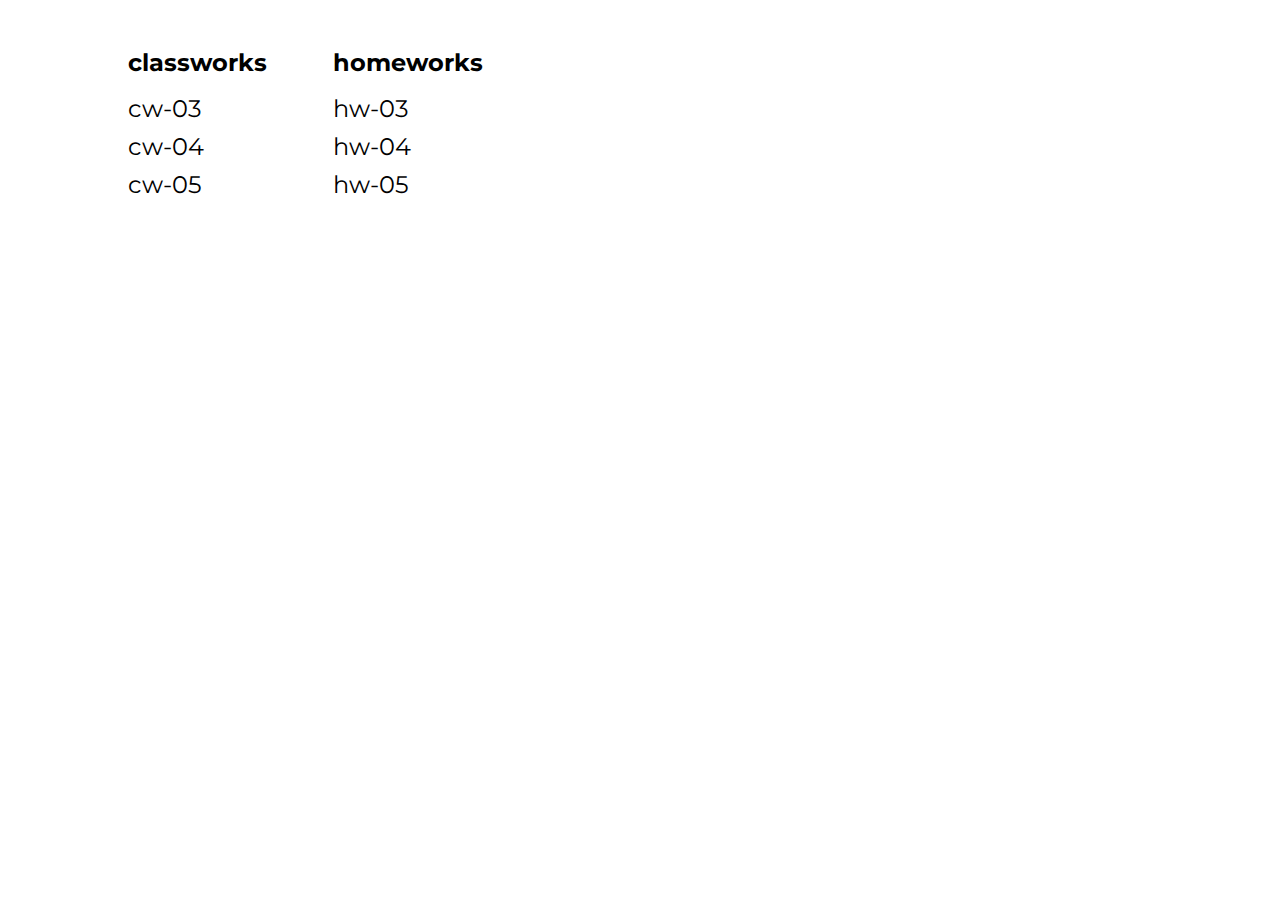
<file: index.html>
<!DOCTYPE html>
<html lang="en">
    <head>
        <meta charset="UTF-8" />
        <meta http-equiv="X-UA-Compatible" content="IE=edge" />
        <meta name="viewport" content="width=device-width, initial-scale=1.0" />
        <title>Frontend Free Course</title>
        <link rel="preconnect" href="https://fonts.googleapis.com" />
        <link rel="preconnect" href="https://fonts.gstatic.com" crossorigin />
        <link
            rel="stylesheet"
            href="https://fonts.googleapis.com/css2?family=Montserrat:wght@400;700;900&display=swap"
        />
        <link rel="stylesheet" href="./style/style.css" />
    </head>
    <body>
        <div class="container">
            <!-- classworks -->

            <div class="wrap">
                <div class="list-wrap">
                    <h2 class="list__caption">classworks</h2>
                    <ul class="list">
                        <li class="list__item">
                            <a
                                class="list__link"
                                href="./classWorks/cw03/index.html"
                                >cw-03</a
                            >
                        </li>
                        <li class="list__item">
                            <a
                                class="list__link"
                                href="./classWorks/cw04/index.html"
                                >cw-04</a
                            >
                        </li>
                        <li class="list__item">
                            <a
                                class="list__link"
                                href="./classWorks/cw05/index.html"
                                >cw-05</a
                            >
                        </li>
                    </ul>
                </div>
                <div class="list-wrap">
                    <!-- homeworks -->

                    <h2 class="list__caption">homeworks</h2>
                    <ul class="list">
                        <li class="list__item">
                            <a
                                class="list__link"
                                href="./homeWorks/hw03/index.html"
                                >hw-03</a
                            >
                        </li>
                        <li class="list__item">
                            <a
                                class="list__link"
                                href="./homeWorks/hw04/index.html"
                                >hw-04</a
                            >
                        </li>
                        <li class="list__item">
                            <a
                                class="list__link"
                                href="./homeWorks/hw05/index.html"
                                >hw-05</a
                            >
                        </li>
                    </ul>
                </div>
            </div>
        </div>
    </body>
</html>
</file>
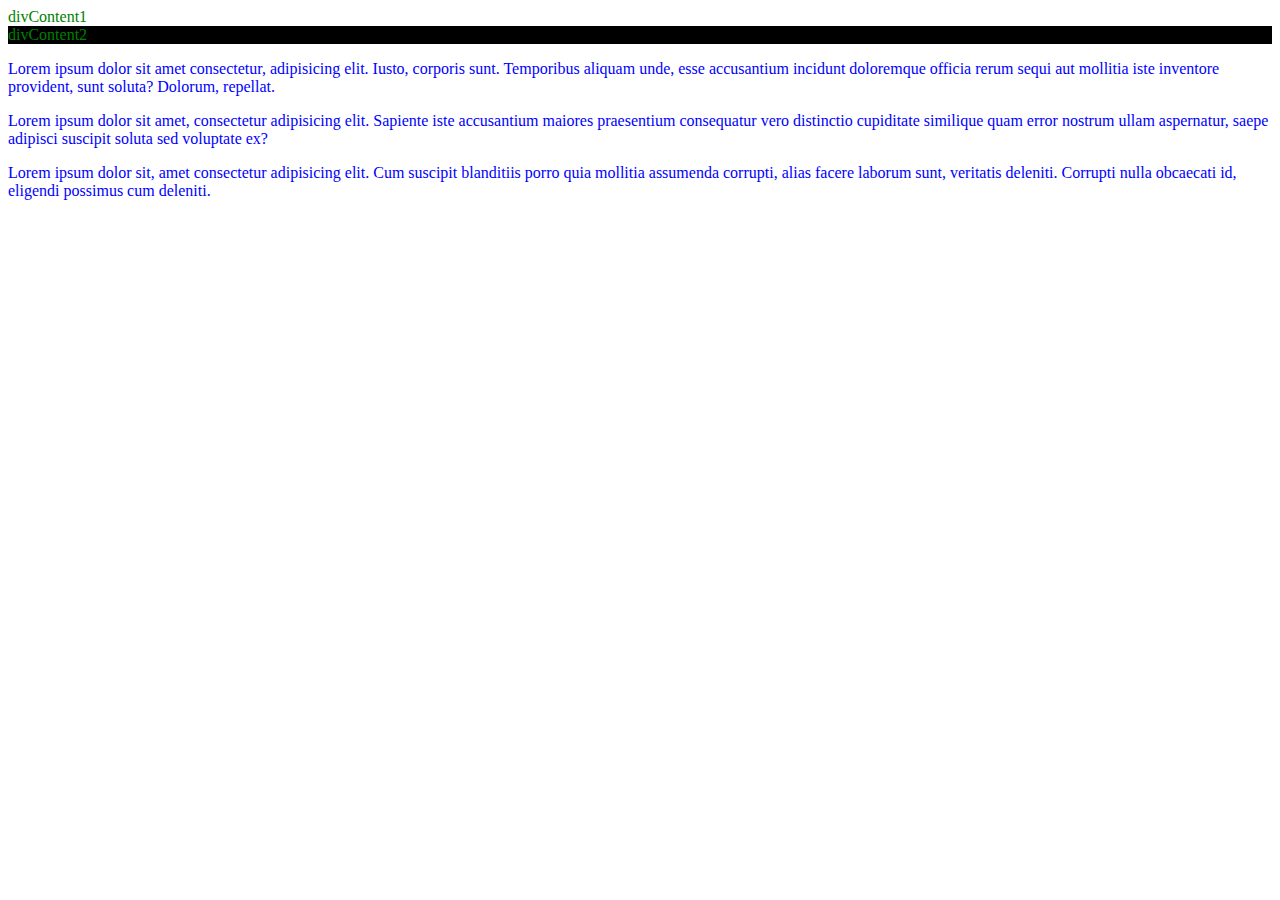
<file: classWorks/cw03/index.html>
<!DOCTYPE html>
<html lang="en">
<head>
    <meta charset="UTF-8">
    <meta http-equiv="X-UA-Compatible" content="IE=edge">
    <meta name="viewport" content="width=device-width, initial-scale=1.0">
    <title>Document</title>
    <link rel="stylesheet" href="./styles/styles.css">
</head>
<body>
    <div class="div">divContent1</div>
    <div class="div div-last">divContent2</div>
    <p class="p">Lorem ipsum dolor sit amet consectetur, adipisicing elit. Iusto, corporis sunt. Temporibus aliquam unde, esse accusantium incidunt doloremque officia rerum sequi aut mollitia iste inventore provident, sunt soluta? Dolorum, repellat.</p>
    <p class="p">Lorem ipsum dolor sit amet, consectetur adipisicing elit. Sapiente iste accusantium maiores praesentium consequatur vero distinctio cupiditate similique quam error nostrum ullam aspernatur, saepe adipisci suscipit soluta sed voluptate ex?</p>
    <p class="p">Lorem ipsum dolor sit, amet consectetur adipisicing elit. Cum suscipit blanditiis porro quia mollitia assumenda corrupti, alias facere laborum sunt, veritatis deleniti. Corrupti nulla obcaecati id, eligendi possimus cum deleniti.</p>
</body>
</html>
</file>
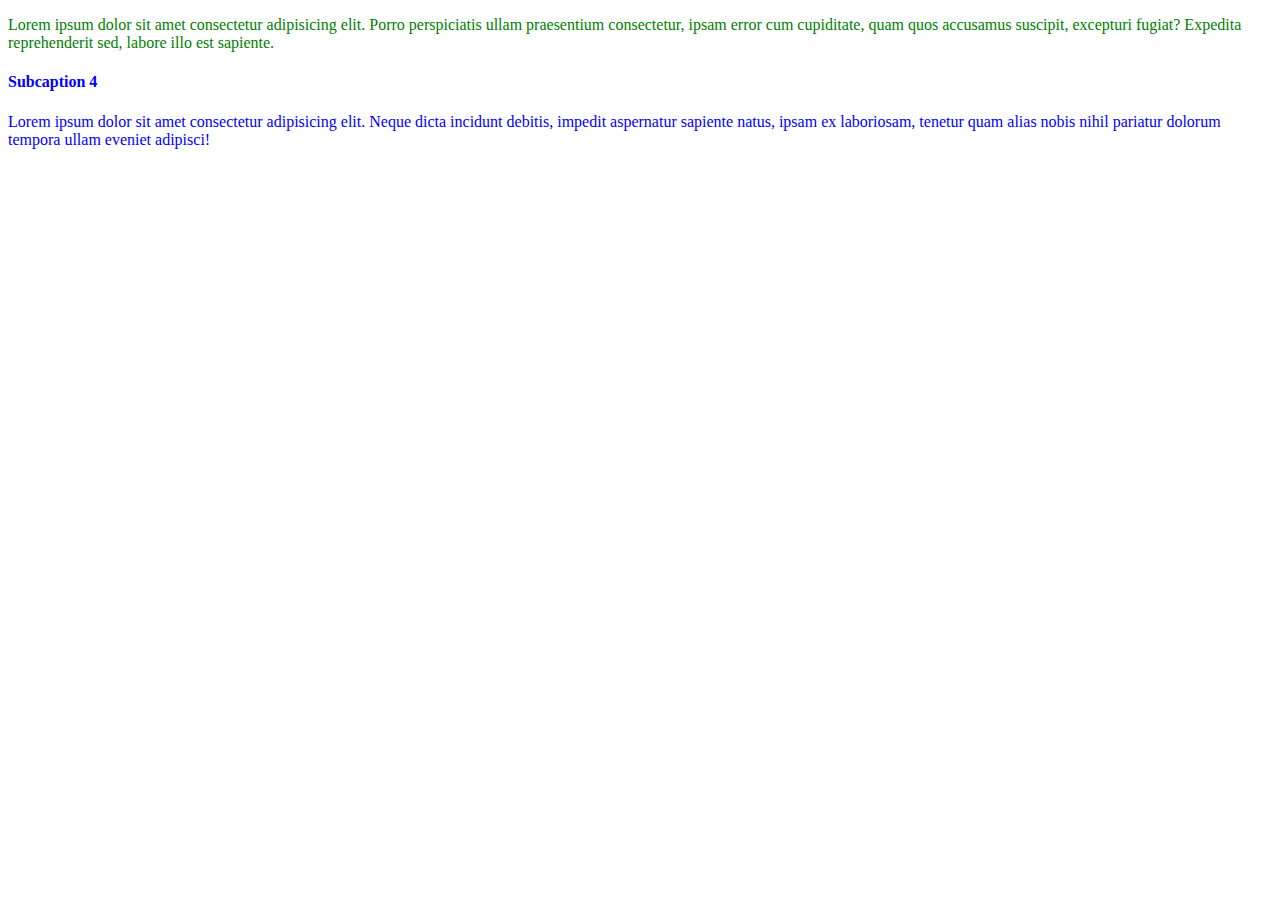
<file: classWorks/cw04/index.html>
<!DOCTYPE html>
<html lang="en">
    <head>
        <meta charset="UTF-8" />
        <meta http-equiv="X-UA-Compatible" content="IE=edge" />
        <meta name="viewport" content="width=device-width, initial-scale=1.0" />
        <title>Document</title>
        <link rel="stylesheet" href="./style/style.css" />
    </head>
    <body>
        <div>
            <p class="p">
                Lorem ipsum dolor sit amet consectetur adipisicing elit. Porro
                perspiciatis ullam praesentium consectetur, ipsam error cum
                cupiditate, quam quos accusamus suscipit, excepturi fugiat?
                Expedita reprehenderit sed, labore illo est sapiente.
            </p>
            <h4 class="h4">Subcaption 4</h4>
        </div>
        <p>
            Lorem ipsum dolor sit amet consectetur adipisicing elit. Neque dicta
            incidunt debitis, impedit aspernatur sapiente natus, ipsam ex
            laboriosam, tenetur quam alias nobis nihil pariatur dolorum tempora
            ullam eveniet adipisci!
        </p>
    </body>
</html>
</file>
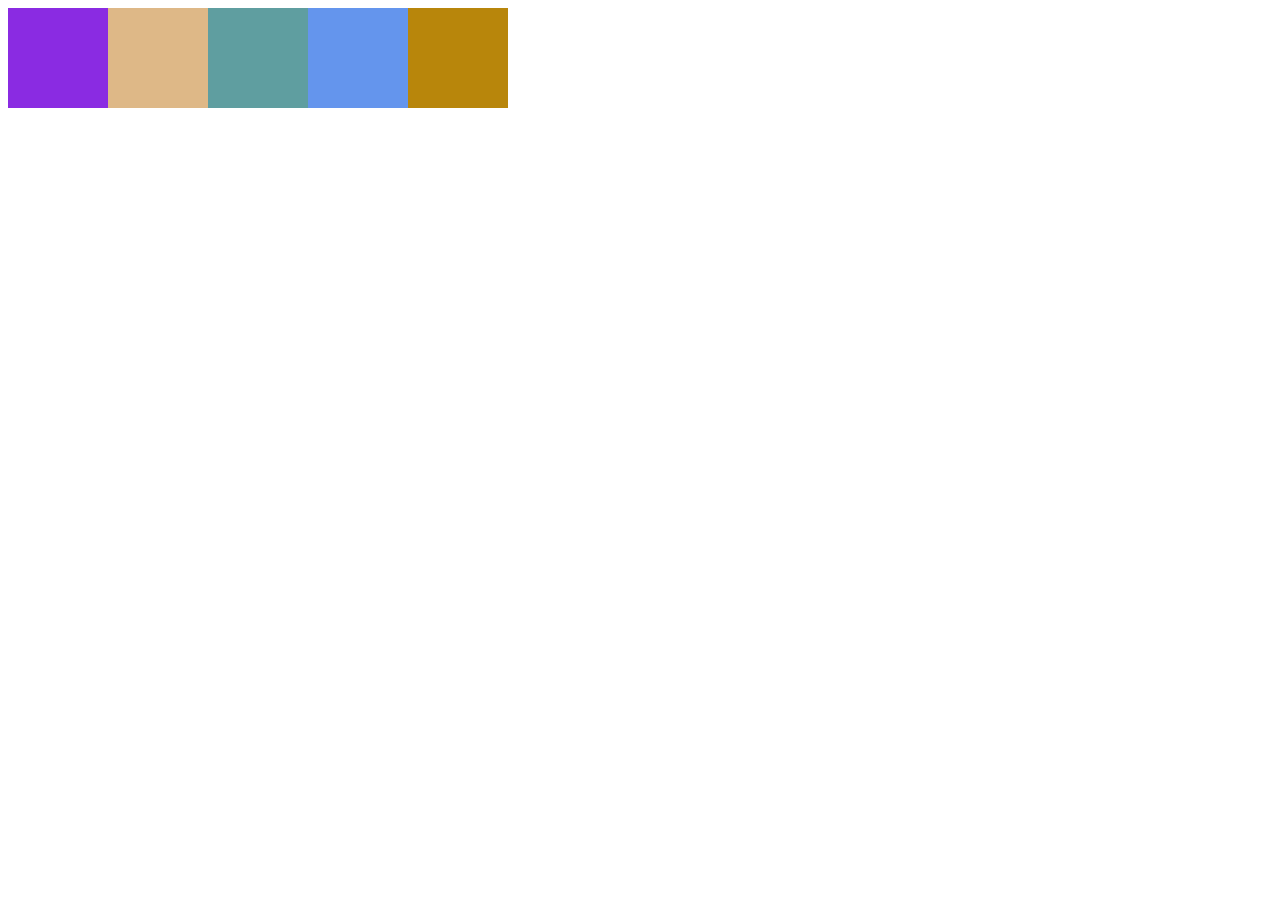
<file: classWorks/cw05/index.html>
<!DOCTYPE html>
<html lang="en">
    <head>
        <meta charset="UTF-8" />
        <meta http-equiv="X-UA-Compatible" content="IE=edge" />
        <meta name="viewport" content="width=device-width, initial-scale=1.0" />
        <title>Document</title>
        <link rel="stylesheet" href="./style/style.css" />
    </head>
    <body>
        <div class="container">
            <div class="item"></div>
            <div class="item"></div>
            <div class="item"></div>
            <div class="item"></div>
            <div class="item"></div>
        </div>
    </body>
</html>
</file>
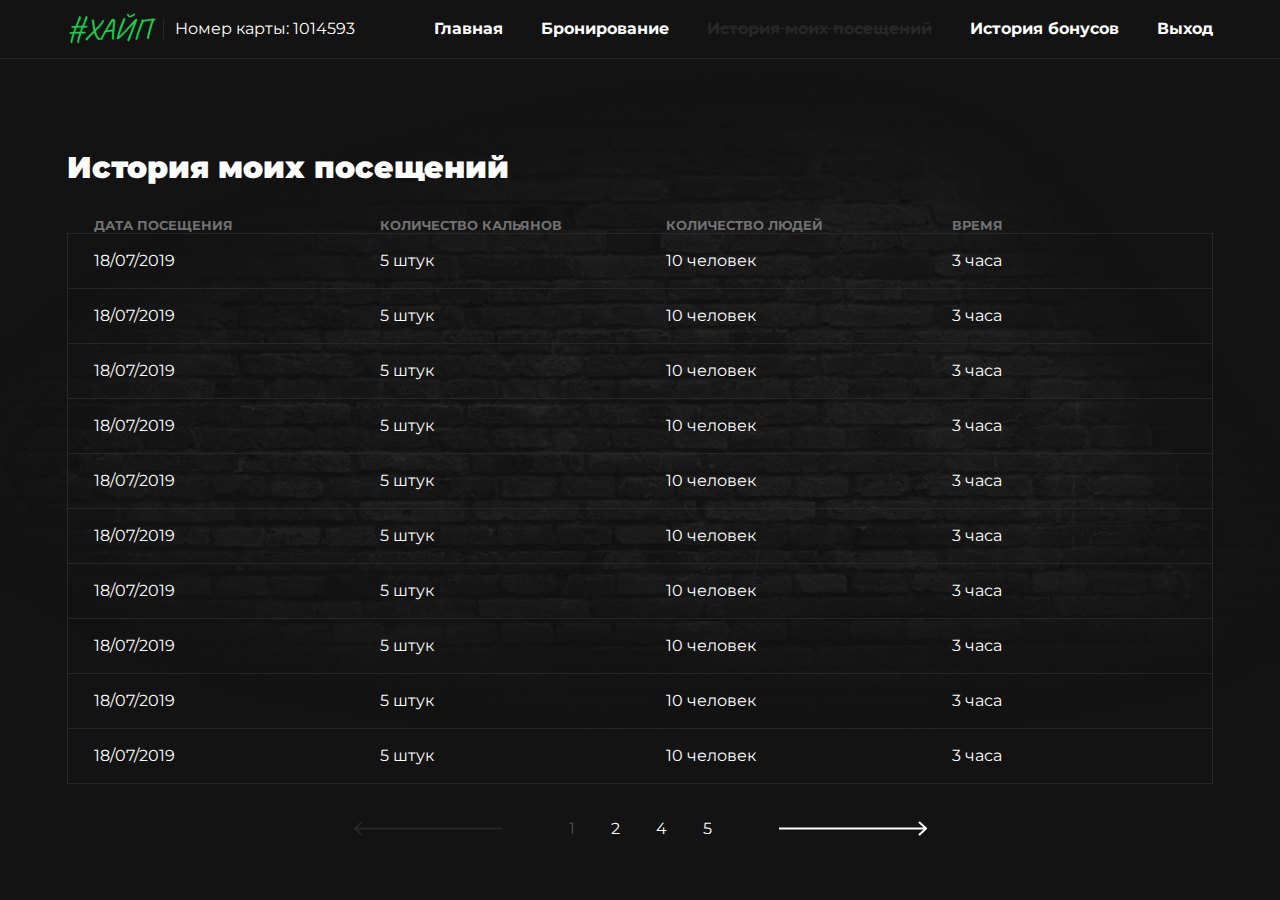
<file: homeWorks/hw03/index.html>
<!DOCTYPE html>
<html lang="en">
    <head>
        <meta charset="UTF-8" />
        <meta http-equiv="X-UA-Compatible" content="IE=edge" />
        <meta name="viewport" content="width=device-width, initial-scale=1.0" />
        <title>Document</title>
        <link rel="preconnect" href="https://fonts.googleapis.com" />
        <link rel="preconnect" href="https://fonts.gstatic.com" crossorigin />
        <link
            rel="stylesheet"
            href="https://fonts.googleapis.com/css2?family=Caveat&family=Montserrat:wght@400;700;900&display=swap"
        />
        <link rel="stylesheet" href="./styles/styles.css" />
    </head>
    <body>
        <header class="header">
            <div class="container">
                <div class="header-wrap">
                    <a class="logo" href="./index.html">#ХАЙП</a>
                    <p class="card">Номер карты: <span>1014593</span></p>
                    <ul class="nav">
                        <li class="nav__item">
                            <a href="" class="nav__link">Главная</a>
                        </li>
                        <li class="nav__item">
                            <a href="" class="nav__link">Бронирование</a>
                        </li>
                        <li class="nav__item">
                            <a href="" class="nav__link nav__link--current"
                                >История моих посещений</a
                            >
                        </li>
                        <li class="nav__item">
                            <a href="" class="nav__link">История бонусов</a>
                        </li>
                        <li class="nav__item">
                            <a href="" class="nav__link">Выход</a>
                        </li>
                    </ul>
                </div>
            </div>
        </header>
        <main class="main">
            <div class="container">
                <h1 class="caption">История моих посещений</h1>
                <table class="table">
                    <thead class="thead">                        
                        <tr>
                            <th>Дата посещения</th>
                            <th>Количество кальянов</th>
                            <th>Количество людей</th>
                            <th>Время</th>
                        </tr>
                    </thead>
                        <tr>
                    <tbody class="tbody">
                            <td>18/07/2019</td>
                            <td>5 штук</td>
                            <td>10 человек</td>
                            <td>3 часа</td>
                        </tr>
                        <tr>
                            <td>18/07/2019</td>
                            <td>5 штук</td>
                            <td>10 человек</td>
                            <td>3 часа</td>
                        </tr>
                        <tr>
                            <td>18/07/2019</td>
                            <td>5 штук</td>
                            <td>10 человек</td>
                            <td>3 часа</td>
                        </tr>
                        <tr>
                            <td>18/07/2019</td>
                            <td>5 штук</td>
                            <td>10 человек</td>
                            <td>3 часа</td>
                        </tr>
                        <tr>
                            <td>18/07/2019</td>
                            <td>5 штук</td>
                            <td>10 человек</td>
                            <td>3 часа</td>
                        </tr>
                        <tr>
                            <td>18/07/2019</td>
                            <td>5 штук</td>
                            <td>10 человек</td>
                            <td>3 часа</td>
                        </tr>
                        <tr>
                            <td>18/07/2019</td>
                            <td>5 штук</td>
                            <td>10 человек</td>
                            <td>3 часа</td>
                        </tr>
                        <tr>
                            <td>18/07/2019</td>
                            <td>5 штук</td>
                            <td>10 человек</td>
                            <td>3 часа</td>
                        </tr>
                        <tr>
                            <td>18/07/2019</td>
                            <td>5 штук</td>
                            <td>10 человек</td>
                            <td>3 часа</td>
                        </tr>
                        <tr>
                            <td>18/07/2019</td>
                            <td>5 штук</td>
                            <td>10 человек</td>
                            <td>3 часа</td>
                        </tr>
                    </tbody>
                </table>
                <div class="pages">
                    <!-- <svg width="148" height="15">
                        <use href="./img/arrow-left.svg"></use>
                    </svg> -->
                    <img src="./img/arrow-left.svg" alt="стрелка влево" width="148" height="15">
                    <ul class="pages-list">
                        <li class="pages-list__item">
                            <a href=""
                                class="pages-list__link pages-list__link-current">1</a>
                        </li>
                        <li class="pages-list__item">
                            <a href="" class="pages-list__link">2</a>
                        </li>
                        <li class="pages-list__item">
                            <a href="" class="pages-list__link">4</a>
                        </li>
                        <li class="pages-list__item">
                            <a href="" class="pages-list__link">5</a>
                        </li>
                    </ul>
                    <!-- <svg width="148" height="15">
                        <use href="./img/arrow-right.svg"></use>
                    </svg> -->
                    <img src="./img/arrow-right.svg" alt="стрелка влево" width="148" height="15">
                </div>
            </div>
        </main>
    </body>
</html>
</file>
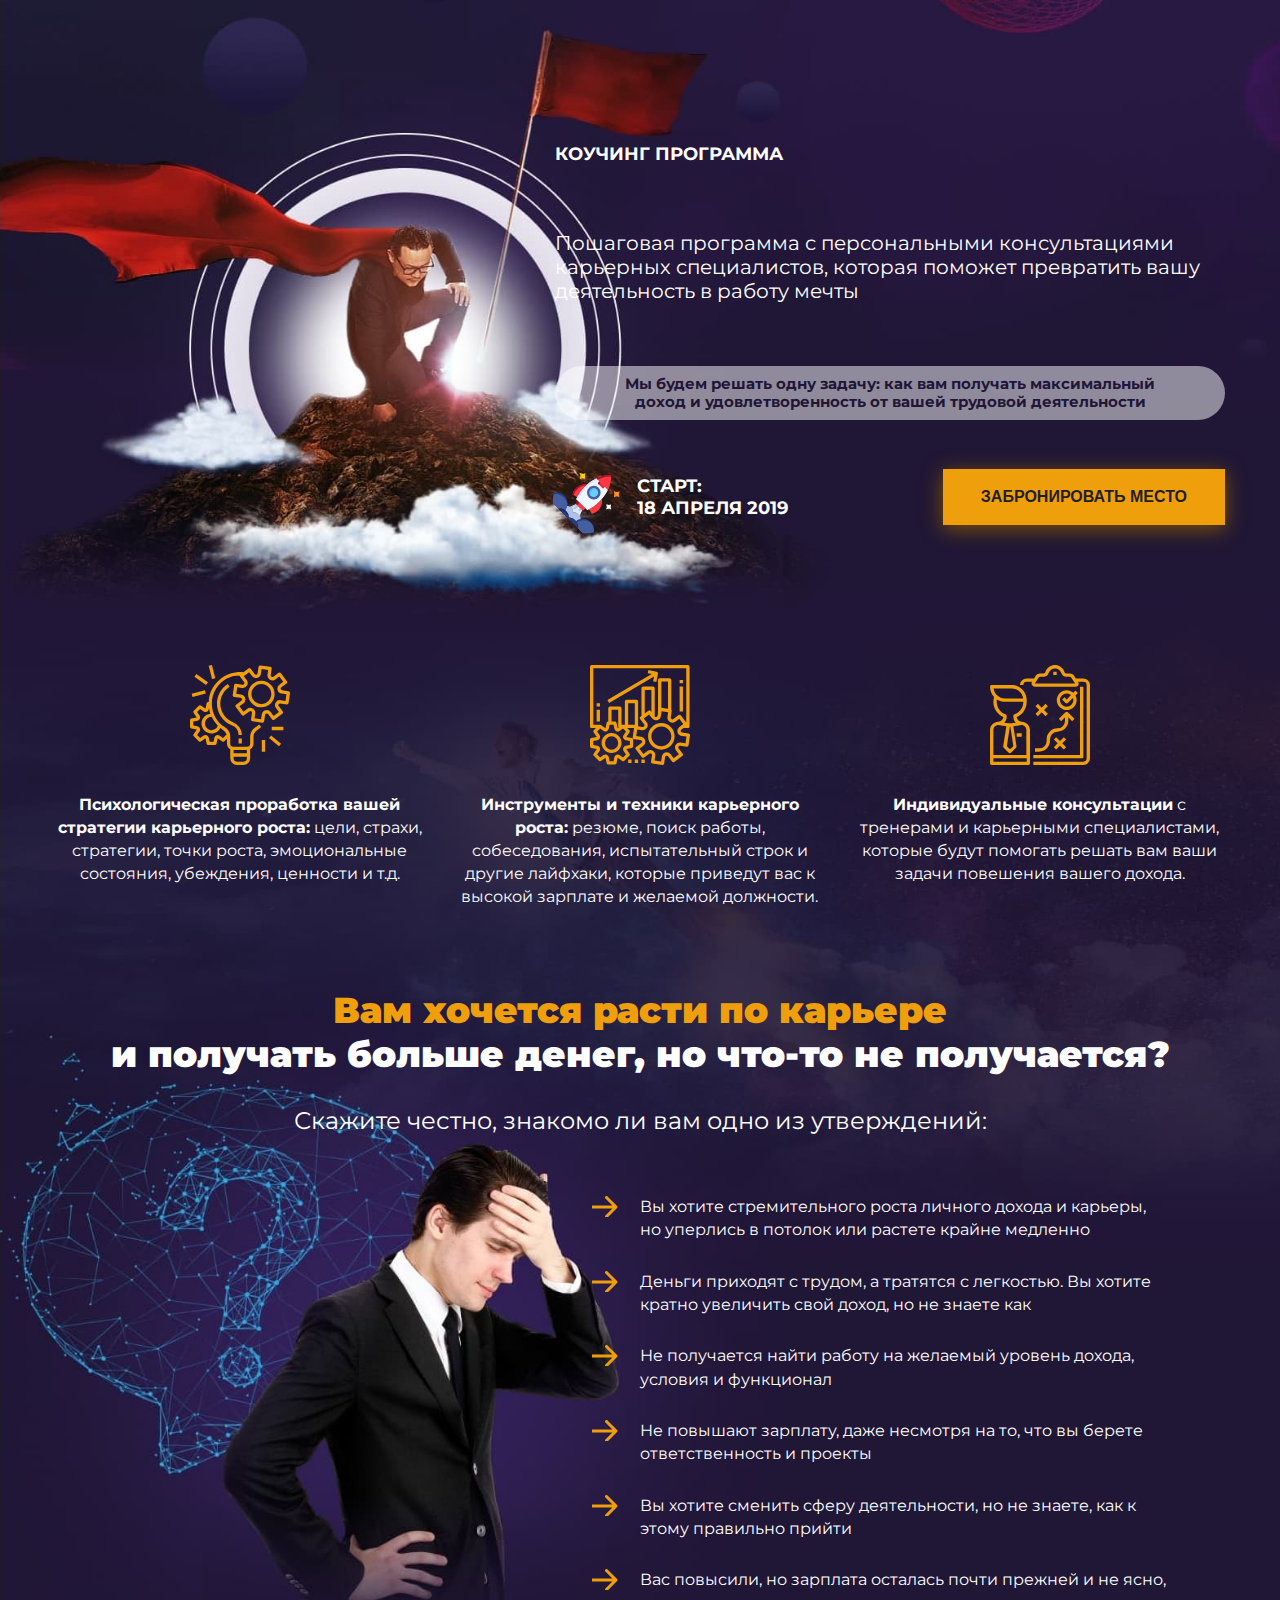
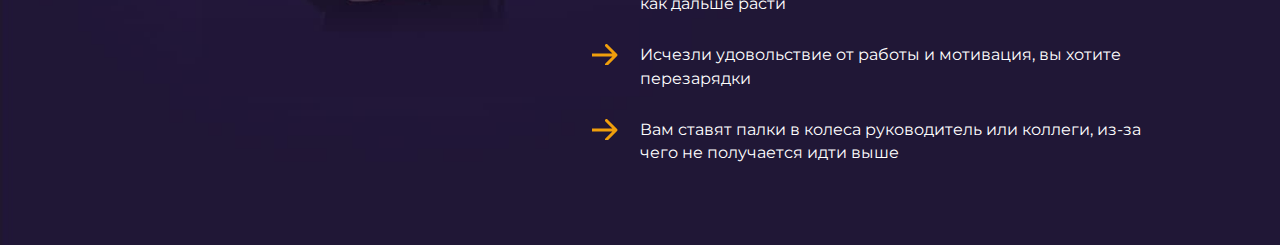
<file: homeWorks/hw04/index.html>
<!DOCTYPE html>
<html lang="en">
    <head>
        <meta charset="UTF-8" />
        <meta http-equiv="X-UA-Compatible" content="IE=edge" />
        <meta name="viewport" content="width=device-width, initial-scale=1.0" />
        <title>Document</title>
        <link rel="preconnect" href="https://fonts.googleapis.com" />
        <link rel="preconnect" href="https://fonts.gstatic.com" crossorigin />
        <link
            rel="stylesheet"
            href="https://fonts.googleapis.com/css2?family=Montserrat:wght@400;700;900&display=swap"
        />
        <link rel="stylesheet" href="./style/style.css" />
    </head>
    <body>
        <main>
            <section class="couch">
                <div class="container">
                    <div class="couch_wrapper">
                        <h1 class="couch__title">Коучинг программа</h1>
                        <p class="couch__desc">
                            Пошаговая программа с персональными консультациями
                            карьерных специалистов, которая поможет превратить
                            вашу деятельность в работу мечты
                        </p>
                        <p class="couch__slogan">
                            Мы будем решать одну задачу: как вам получать
                            максимальный<br />доход и удовлетворенность от вашей
                            трудовой деятельности
                        </p>
                        <div class="couch-start">
                            <p class="couch-start__desc">
                                Старт:<br />18 апреля 2019
                            </p>
                            <button class="couch-start__button" type="button">
                                Забронировать место
                            </button>
                        </div>
                    </div>
                </div>
            </section>
            <section class="features">
                <div class="container">
                    <ul class="features-list">
                        <li class="features-list__item">
                            <img
                                class="features-list__link"
                                src="./img/icon-strategy.svg"
                                alt="Психологическая проработка"
                                width="100"
                            />
                            <p class="features-list__text">
                                <b
                                    >Психологическая проработка вашей стратегии
                                    карьерного роста:</b
                                >
                                цели, страхи, стратегии, точки роста,
                                эмоциональные состояния, убеждения, ценности и
                                т.д.
                            </p>
                        </li>
                        <li class="features-list__item">
                            <img
                                class="features-list__link"
                                src="./img/icon-instruments.svg"
                                alt="Инструменты и техники карьерного роста"
                                width="100"
                            />
                            <p class="features-list__text">
                                <b>Инструменты и техники карьерного роста:</b>
                                резюме, поиск работы, собеседования,
                                испытательный строк и другие лайфхаки, которые
                                приведут вас к высокой зарплате и желаемой
                                должности.
                            </p>
                        </li>
                        <li class="features-list__item">
                            <img
                                class="features-list__link"
                                src="./img/icon-solution.svg"
                                alt="Индивидуальные консультации"
                                width="100"
                            />
                            <p class="features-list__text">
                                <b>Индивидуальные консультации</b> с тренерами и
                                карьерными специалистами, которые будут помогать
                                решать вам ваши задачи повешения вашего дохода.
                            </p>
                        </li>
                    </ul>
                </div>
            </section>
            <section class="career">
                <div class="container">
                    <h2 class="career__title">
                        <span class="career__title--accent"
                            >Вам хочется расти по карьере</span
                        ><br />и получать больше денег, но что-то не получается?
                    </h2>
                    <p class="career-list__subcaption">
                        Скажите честно, знакомо ли вам одно из утверждений:
                    </p>
                    <ul class="career-list">
                        <li class="career-list__item">
                            Вы хотите стремительного роста личного дохода и
                            карьеры, но уперлись в потолок или растете крайне
                            медленно
                        </li>
                        <li class="career-list__item">
                            Деньги приходят с трудом, а тратятся с легкостью. Вы
                            хотите кратно увеличить свой доход, но не знаете как
                        </li>
                        <li class="career-list__item">
                            Не получается найти работу на желаемый уровень
                            дохода, условия и функционал
                        </li>
                        <li class="career-list__item">
                            Не повышают зарплату, даже несмотря на то, что вы
                            берете ответственность и проекты
                        </li>
                        <li class="career-list__item">
                            Вы хотите сменить сферу деятельности, но не знаете,
                            как к этому правильно прийти
                        </li>
                        <li class="career-list__item">
                            Вас повысили, но зарплата осталась почти прежней и
                            не ясно, как дальше расти
                        </li>
                        <li class="career-list__item">
                            Исчезли удовольствие от работы и мотивация, вы
                            хотите перезарядки
                        </li>
                        <li class="career-list__item">
                            Вам ставят палки в колеса руководитель или коллеги,
                            из-за чего не получается идти выше
                        </li>
                    </ul>
                </div>
            </section>
        </main>
    </body>
</html>
</file>
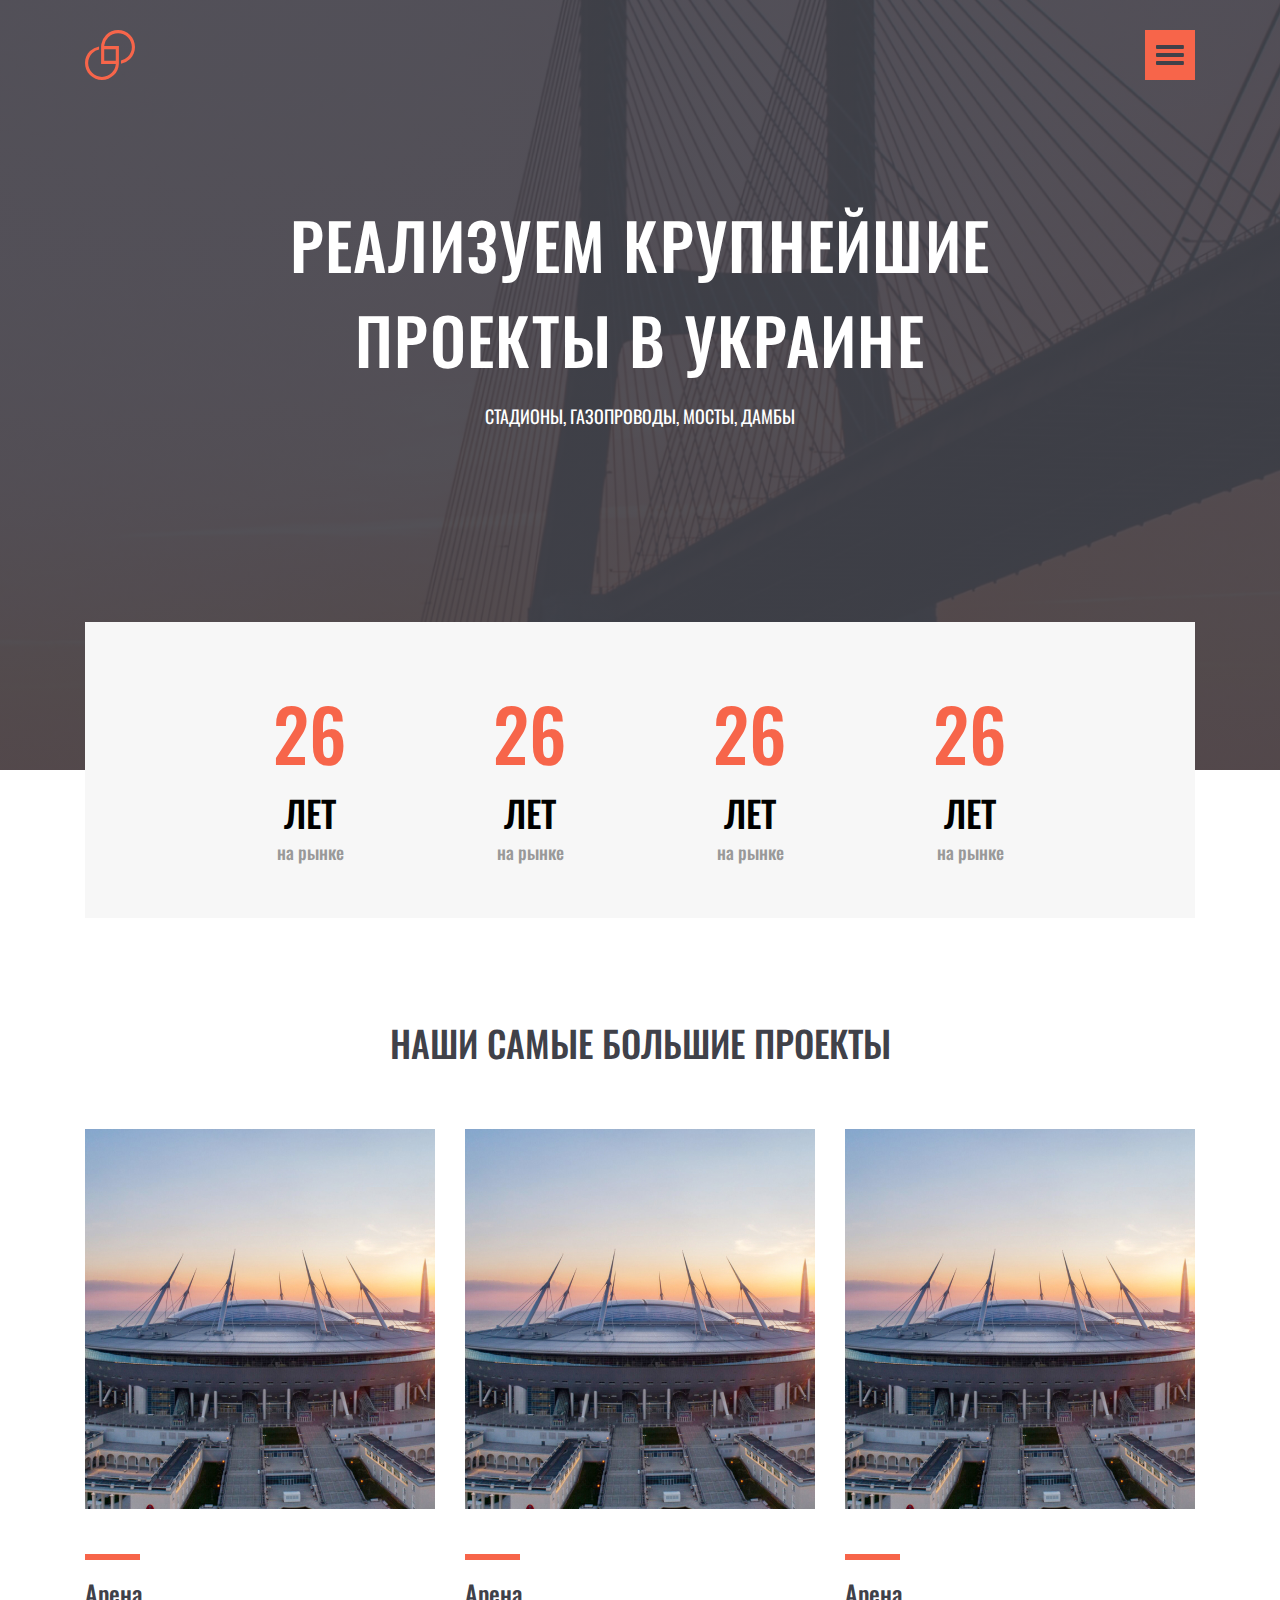
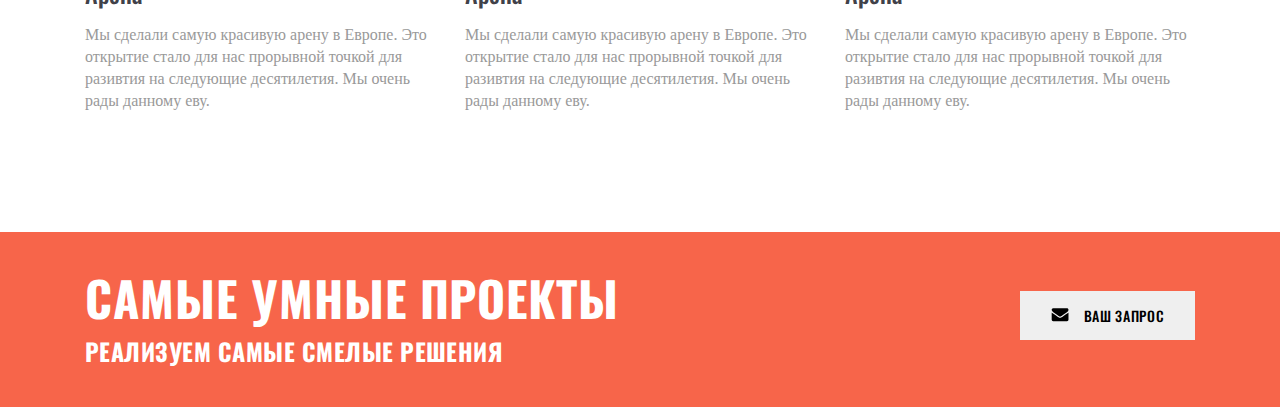
<file: homeWorks/hw05/index.html>
<!DOCTYPE html>
<html lang="ru">
    <head>
        <meta charset="UTF-8" />
        <meta http-equiv="X-UA-Compatible" content="IE=edge" />
        <meta name="viewport" content="width=device-width, initial-scale=1.0" />
        <title>Document</title>
        <!-- fonts -->
        <link rel="preconnect" href="https://fonts.googleapis.com" />
        <link rel="preconnect" href="https://fonts.gstatic.com" crossorigin />
        <link
            href="https://fonts.googleapis.com/css2?family=Oswald:wght@400;500;700&display=swap"
            rel="stylesheet"
        />
        <!-- styles -->
        <link rel="stylesheet" href="./style/style.css" />
    </head>
    <body>
        <!-- HEADER -->

        <header>
            <div class="container">
                <div class="header__container">
                    <a class="header__logo" href=""
                        ><svg width="50" height="50">
                            <use
                                class="logo"
                                href="./img/sprite.svg#icon-logo"
                            ></use>
                        </svg>
                    </a>
                    <button class="header__menu" type="button">
                        <svg width="28" height="20">
                            <use
                                class="header__icon-menu"
                                href="./img/sprite.svg#icon-menu"
                            ></use>
                        </svg>
                    </button>
                </div>
                <h1 class="header__caption">
                    РЕАЛИЗУЕМ КРУПНЕЙШИЕ<br />ПРОЕКТЫ В Украине
                </h1>
                <p class="header__desc">стадионы, газопроводы, мосты, дамбы</p>
            </div>
        </header>

        <!-- MAIN -->
        <main>
            <!-- DATES -->
            <section class="dates">
                <div class="container">
                    <!-- DATES-LIST -->
                    <ul class="dates-list">
                        <li class="dates-list__item">
                            <p class="dates-list__number">26</p>
                            <p class="dates-list__years">лет</p>
                            <p class="dates-list__desc">на рынке</p>
                        </li>
                        <li class="dates-list__item">
                            <p class="dates-list__number">26</p>
                            <p class="dates-list__years">лет</p>
                            <p class="dates-list__desc">на рынке</p>
                        </li>
                        <li class="dates-list__item">
                            <p class="dates-list__number">26</p>
                            <p class="dates-list__years">лет</p>
                            <p class="dates-list__desc">на рынке</p>
                        </li>
                        <li class="dates-list__item">
                            <p class="dates-list__number">26</p>
                            <p class="dates-list__years">лет</p>
                            <p class="dates-list__desc">на рынке</p>
                        </li>
                    </ul>
                </div>
            </section>

            <!-- PROJECTS -->
            <section class="projects">
                <div class="container">
                    <h2 class="projects__title">НАШИ САМЫЕ БОЛЬШИЕ ПРОЕКТЫ</h2>

                    <!-- PROJECTS-LIST -->
                    <ul class="project-list">
                        <li class="project-list__item">
                            <a href="" class="project-list__link">
                                <img src="./img/arena.jpg" alt="Арена" />
                                <div class="project-list__text-wrap">
                                    <h3 class="projects-list__title">Арена</h3>
                                    <p class="projects-list__text">
                                        Мы сделали самую красивую арену в
                                        Европе. Это открытие стало для нас
                                        прорывной точкой для разивтия на
                                        следующие десятилетия. Мы очень рады
                                        данному еву.
                                    </p>
                                </div>
                            </a>
                        </li>
                        <li class="project-list__item">
                            <a href="" class="project-list__link">
                                <img src="./img/arena.jpg" alt="Арена" />
                                <div class="project-list__text-wrap">
                                    <h3 class="projects-list__title">Арена</h3>
                                    <p class="projects-list__text">
                                        Мы сделали самую красивую арену в
                                        Европе. Это открытие стало для нас
                                        прорывной точкой для разивтия на
                                        следующие десятилетия. Мы очень рады
                                        данному еву.
                                    </p>
                                </div>
                            </a>
                        </li>
                        <li class="project-list__item">
                            <a href="" class="project-list__link">
                                <img src="./img/arena.jpg" alt="Арена" />
                                <div class="project-list__text-wrap">
                                    <h3 class="projects-list__title">Арена</h3>
                                    <p class="projects-list__text">
                                        Мы сделали самую красивую арену в
                                        Европе. Это открытие стало для нас
                                        прорывной точкой для разивтия на
                                        следующие десятилетия. Мы очень рады
                                        данному еву.
                                    </p>
                                </div>
                            </a>
                        </li>
                    </ul>
                </div>
            </section>
        </main>

        <footer class="footer">
            <div class="container">
                <div class="footer__wrap">
                    <div class="footer__text-wrap">
                        <h2 class="footer__title">САМЫЕ УМНЫЕ ПРОЕКТЫ</h2>
                        <p class="footer__desc">
                            РЕАЛИЗУЕМ САМЫЕ СМЕЛЫЕ РЕШЕНИЯ
                        </p>
                    </div>
                    <button class="footer__button" type="button">
                        <svg class="footer__icon-mail" width="18" height="14">
                            <use href="./img/sprite.svg#icon-envelope"></use>
                        </svg>
                        <!-- <img
                            class="footer__icon-mail"
                            src="./img/envelope.svg"
                            alt="envelope"
                        /> -->
                        ВАШ ЗАПРОС
                    </button>
                </div>
            </div>
        </footer>
    </body>
</html>
</file>
<file: style/style.css>
body {
    box-sizing: border-box;
    margin: 3em 0 0 0;
    padding: 0;
    font-family: 'Montserrat';
    font-style: normal;
    font-weight: 400;
    color: black;
}

h1,
h2,
p {
    margin: 0;
    padding: 0;
}

ul {
    list-style: none;
    margin: 0;
    padding: 0;
}

img {
    display: block;
    max-width: 100%;
    height: auto;
}

.container {
    width: 80%;
    padding: 0 15px;
    margin: 0 auto;
}

.wrap {
    display: flex;
    /* justify-content: space-between; */
}

.list-wrap {
    flex-basis: 20%;
}

.list-wrap:hover .list__caption {
    color: red;
}

.list-wrap:hover .list__link {
    /* background-color: rgba(255, 0, 0, 0.1); */
}

.list__caption {
    font-weight: 700;
    font-size: 1.5rem;
    line-height: 1.25;
}

.list {
    margin-top: 1rem;
}

.list__item {
    margin-top: 0.5rem;
}

.list__link {
    position: relative;
    text-decoration: none;
    font-size: 1.5rem;
    line-height: 1.25;
    color: inherit;
    cursor: pointer;
}

.list__link:hover {
    /* text-decoration: underline; */
    /* font-weight: 700; */
    color: red;
    background-color: rgba(255, 0, 0, 0.1);
}

.list__link::before {
    content: '';
    display: block;
    display: none;
    width: 1rem;
    height: 1rem;
    position: absolute;
    top: 50%;
    left: -0.25em;
    transform: translate(-100%, -50%);
    border-radius: 50%;
    background-color: red;
}

.list__item:hover .list__link::before {
    display: block;
}
</file>
<file: classWorks/cw03/styles/styles.css>
.p {
    color: blue;
}

.div {
    color: green;
}

.div-last {
    background-color: black;
}
</file>
<file: classWorks/cw04/style/style.css>
body > div > p {
    color: green;
}

body div p + h4 {
    color: blue;
}

body div + p {
    color: blue;
}
</file>
<file: classWorks/cw05/style/style.css>
.container {
    /* overflow: visible; */
    height: 100px;
}

.item {
    width: 100px;
    height: 100px;
    position: relative;
    top: 0;
    float: left;
    transition: transform 0.5s;
}

.item:nth-child(1) {
    background-color: blueviolet;
}

.item:nth-child(2) {
    background-color: burlywood;
}

.item:nth-child(3) {
    background-color: cadetblue;
}

.item:nth-child(4) {
    background-color: cornflowerblue;
}

.item:nth-child(5) {
    background-color: darkgoldenrod;
}

.item:nth-child(1):hover {
    transform: translateY(10px);
}

.item:nth-child(2):hover {
    transform: translateY(20px);
}

.item:nth-child(3):hover {
    transform: translateY(30px);
}

.item:nth-child(4):hover {
    transform: translateY(40px);
}

.item:nth-child(5):hover {
    transform: translateY(50px);
}
</file>
<file: homeWorks/hw03/styles/styles.css>
/* COMMON */

html {
    box-sizing: border-box;
}

body {
    margin: 0;
    font-family: 'Montserrat';
    font-style: normal;
    font-weight: 400;
    font-size: 16px;
    line-height: 1.25;
    color: #ffffff;
    background-color: #131313;
    background-image: url('../img/wall.png');
    background-repeat: no-repeat;
    background-position: top center;
    background-size: contain;
}

h1,
p {
    margin: 0;
}

ul {
    margin: 0;
    padding: 0;
    list-style: none;
}

a {
    text-decoration: none;
    cursor: pointer;
}

.header {
    border-bottom: 1px solid #272727;
}
.container {
    width: 1146px;
    margin: 0 auto;
}

.header-wrap {
    display: flex;
    align-items: center;
}

.logo {
    font-family: 'Caveat';
    font-size: 30px;
    line-height: 38px;
    text-transform: uppercase;
    color: #1acd4c;
    padding: 10px 0;
}

.card {
    position: relative;
    margin-left: 24px;
}

.card::before {
    content: '';
    position: absolute;
    top: 0;
    left: -12px;
    width: 1px;
    height: 100%;
    background-color: #272727;
}

.nav {
    display: flex;
    margin-left: auto;
}

.nav__item + .nav__item {
    margin-left: 38px;
}

.nav__link {
    font-weight: 700;
    font-size: 16px;
    color: inherit;
}

.nav__link--current {
    color: #272727;
    text-decoration: line-through;
}

/* MAIN */
.main {
    margin-top: 90px;
}

.caption {
    font-family: 'Montserrat';
    font-style: normal;
    font-weight: 900;
    font-size: 30px;
    line-height: 37px;
}

/* TABLE */
.table {
    margin-top: 31px;
    width: 100%;
    text-align: left;
    border-collapse: collapse;
}

.thead {
    font-weight: 700;
    font-size: 13px;
    line-height: 16px;
    text-transform: uppercase;
    color: #727272;
}

.thead th {
    width: 25%;
    padding: 0 26px;
}
.tbody {
    border: 1px solid #272727;
}
.tbody td {
    padding: 17px 26px;
}

.tbody tr {
    border-bottom: 1px solid #272727;
}

/* PAGES */
.pages {
    margin-top: 26px;
    display: flex;
    align-items: center;
    justify-content: center;
}
.pages-list {
    display: flex;
    margin: 0 49px;
}

.pages-list__link {
    display: block;
    padding: 9px 18px;
    color: #ffffff;
}

.pages-list__link-current {
    color: #4f4f4f;
}
</file>
<file: homeWorks/hw04/style/style.css>
* {
    box-sizing: border-box;
}

body {
    margin: 0;
    padding: 0;
    font-family: Verdana, Geneva, Tahoma, sans-serif;
    background-image: url('../img/background.jpg');
    background-repeat: no-repeat;
    background-size: cover;

    font-family: 'Montserrat';
    font-style: normal;
    font-weight: 400;
}

h1,
p {
    margin: 0;
    padding: 0;
}

ul {
    list-style: none;
    margin: 0;
    padding: 0;
}

img {
    display: block;
    max-width: 100%;
    height: auto;
}
.container {
    width: 1200px;
    padding-left: 15px;
    padding-right: 15px;
    margin: 0 auto;
}

/* COUCHING */

.couch {
    margin-top: 143px;
}

.couch_wrapper {
    width: 670px;
    margin-left: auto;
}
.couch__title {
    font-weight: 700;
    font-size: 18px;
    line-height: 22px;
    text-transform: uppercase;
    text-align: left;
    color: #ffffff;
}

.couch__desc {
    margin-top: 66px;

    font-size: 20px;
    line-height: 24px;
    text-align: left;
    color: #ffffff;
}

.couch__slogan {
    margin-top: 63px;
    padding: 9px 0;

    font-weight: 700;
    font-size: 15px;
    line-height: 18px;
    text-align: center;
    color: #211637;

    background-color: rgba(255, 255, 255, 0.5);
    border-radius: 50px;
}

.couch-start {
    padding-top: 49px;
    display: flex;
    align-items: center;
}

.couch-start__desc {
    position: relative;
    padding-left: 82px;
    font-weight: 700;
    font-size: 18px;
    line-height: 22px;
    text-transform: uppercase;

    color: #ffffff;
}

.couch-start__desc::before {
    position: absolute;
    top: 50%;
    left: 0;
    content: '';
    display: block;
    width: 69px;
    height: 61px;
    background-image: url('../img/icon-project.svg');
    transform: translateY(-50%) rotate(45deg);
}

.couch-start__button {
    margin-left: auto;

    padding: 18px 38px;
    font-weight: 700;
    font-size: 16px;
    line-height: 20px;
    text-align: center;
    text-transform: uppercase;

    color: #1f1f1f;

    background: #f09f0c;
    border: none;
    box-shadow: 0px 4px 20px #7d5103;

    cursor: pointer;
}

.features {
    margin-top: 140px;
}

.features-list {
    display: flex;
    justify-content: space-between;
}

.features-list__item {
    flex-basis: calc((100% - 60px) / 3);
}

.features-list__link {
    margin: 0 auto;
}

.features-list__text {
    margin-top: 28px;
    font-size: 16px;
    line-height: 23px;
    text-align: center;

    color: #ffffff;
}

.career {
    margin-top: 80px;
    margin-bottom: 80px;
}

.career__title {
    font-weight: 900;
    font-size: 36px;
    line-height: 44px;
    text-align: center;
    color: #ffffff;
}

.career__title--accent {
    color: #f09f0c;
}

.career-list__subcaption {
    margin-top: 16px;
    font-size: 24px;
    line-height: 29px;
    text-align: center;

    color: #ffffff;
}
.career-list {
    margin-top: 60px;
    padding-left: 50%;
    padding-right: 5%;
}
.career-list__item {
    position: relative;
    font-size: 16px;
    line-height: 1.46;
    color: #ffffff;
}

.career-list__item + .career-list__item {
    margin-top: 28px;
}
.career-list__item::before {
    content: '';
    position: absolute;
    top: 0;
    left: -48px;
    width: 26px;
    height: 22px;
    background-image: url('../img/icon-arrow.svg');
}
</file>
<file: homeWorks/hw05/style/style.css>
:root {
    --color-accent: #f7654a;
    --color-dark: #404149;
    --color-gray: #999999;
    --font-main: 'Oswald', sans-serif;
}

body {
    margin: 0;
    font-family: var(--font-main);
    font-weight: 400;
    font-style: normal;
}

h1,
h2,
h3,
h4,
p {
    margin: 0;
}

ul {
    margin: 0;
    padding: 0;
    list-style: none;
}

a {
    text-decoration: none;
}

img {
    display: block;
    max-width: 100%;
    height: auto;
}

button {
    cursor: pointer;
}

.container {
    width: 1110px;
    margin-left: auto;
    margin-right: auto;
}

/* HEADER */
header {
    padding-top: 30px;
    height: 740px;
    background-color: var(--color-dark);
    background-image: linear-gradient(
            0deg,
            rgba(64, 65, 73, 0.9),
            rgba(64, 65, 73, 0.9)
        ),
        url(../img/header-background.jpg);
    background-size: cover;
    background-position: center;
    background-repeat: no-repeat;
}

.header__container {
    display: flex;
    justify-content: space-between;
}
.header__logo {
    display: block;
    /* cursor: pointer; */
}

.logo {
    fill: var(--color-accent);
}

.header__menu {
    width: 50px;
    height: 50px;

    display: flex;
    justify-content: center;
    align-items: center;

    border: none;
    background-color: var(--color-accent);
    color: var(--color-dark);
}

.header__menu:hover {
    color: #ffffff;
}

.header__icon-menu {
    fill: currentColor;
}

.header__caption {
    margin-top: 112px;
    font-weight: 500;
    font-size: 64px;
    line-height: 95px;
    text-align: center;
    letter-spacing: 0.02em;
    text-transform: uppercase;
    color: #ffffff;
}

.header__desc {
    margin-top: 16px;
    font-size: 18px;
    line-height: 27px;
    text-align: center;
    text-transform: uppercase;
    color: #ffffff;
}

/* DATES */
.dates {
    /* position: relative; */
    transform: translateY(-50%);
}

.dates-list {
    padding: 57px 130px 52px;
    display: flex;
    justify-content: space-between;
    background-color: #f7f7f7;
}

.dates-list__item {
    flex-basis: calc((100% - 3 * 30px) / 4);
    /* flex-basis: calc((100% - 3 * 30px) / 4); */
}

.dates-list__number {
    font-weight: 500;
    font-size: 72px;
    line-height: 107px;
    text-align: center;
    text-transform: uppercase;
    color: var(--color-accent);
}
.dates-list__years {
    font-weight: 500;
    font-size: 36px;
    line-height: 53px;
    text-align: center;
    text-transform: uppercase;
    color: #000000;
}
.dates-list__desc {
    font-weight: 500;
    font-size: 18px;
    line-height: 27px;
    text-align: center;
    color: var(--color-gray);
}

/* PROJECTS */

.projects {
    margin-top: -50px;
    margin-bottom: 120px;
}

.projects__title {
    font-weight: 500;
    font-size: 36px;
    line-height: 53px;
    text-align: center;
    text-transform: uppercase;
    color: var(--color-dark);
}

.project-list {
    margin-top: 60px;
    display: flex;
    justify-content: space-between;
}

.project-list__item {
    flex-basis: calc((100% - 2 * 30px) / 3);
}

.project-list__link {
    display: block;
    cursor: pointer;
}

/* .project-list__link:hover {
    box-shadow: 0px 1px 1px rgba(0, 0, 0, 0.12), 0px 4px 4px rgba(0, 0, 0, 0.06),
        1px 4px 6px rgba(0, 0, 0, 0.16);
} */

.project-list__link:hover .projects-list__title {
    color: var(--color-accent);
}

.project-list__link:hover .projects-list__text {
    color: var(--color-accent);
}

/* .project-list__text-wrap {
    padding: 10px;
} */

.projects-list__title {
    position: relative;
    margin-top: 66px;
    font-weight: 500;
    font-size: 24px;
    line-height: 36px;
    color: var(--color-dark);
}

.projects-list__title::before {
    content: '';
    position: absolute;
    left: 0;
    top: -21px;
    width: 55px;
    height: 6px;
    background-color: var(--color-accent);
}

.projects-list__text {
    margin-top: 13px;
    font-family: 'Open Sans';
    font-style: normal;
    font-weight: 400;
    font-size: 16px;
    line-height: 22px;
    color: var(--color-gray);
}

/* FOOTER */

.footer {
    padding-top: 30px;
    padding-bottom: 38px;
    background-color: var(--color-accent);
}

.footer__wrap {
    display: flex;
    justify-content: space-between;
    align-items: center;
}

.footer__text-wrap {
}

.footer__title {
    font-weight: 700;
    font-size: 48px;
    line-height: 71px;
    letter-spacing: 0.02em;
    color: #ffffff;
}

.footer__desc {
    font-weight: 700;
    font-size: 24px;
    line-height: 36px;
    letter-spacing: 0.02em;
    color: #ffffff;
}

.footer__button {
    width: 175px;
    height: 49px;

    display: flex;
    justify-content: center;
    align-items: center;

    font-family: 'Oswald';
    font-style: normal;
    font-weight: 500;
    font-size: 14px;
    line-height: 21px;
    letter-spacing: 0.05em;
    color: #000000;

    border: none;
}

.footer__icon-mail {
    margin-right: 15px;
    fill: currentColor;
}

.footer__button:hover {
    color: var(--color-accent);
}
</file>
